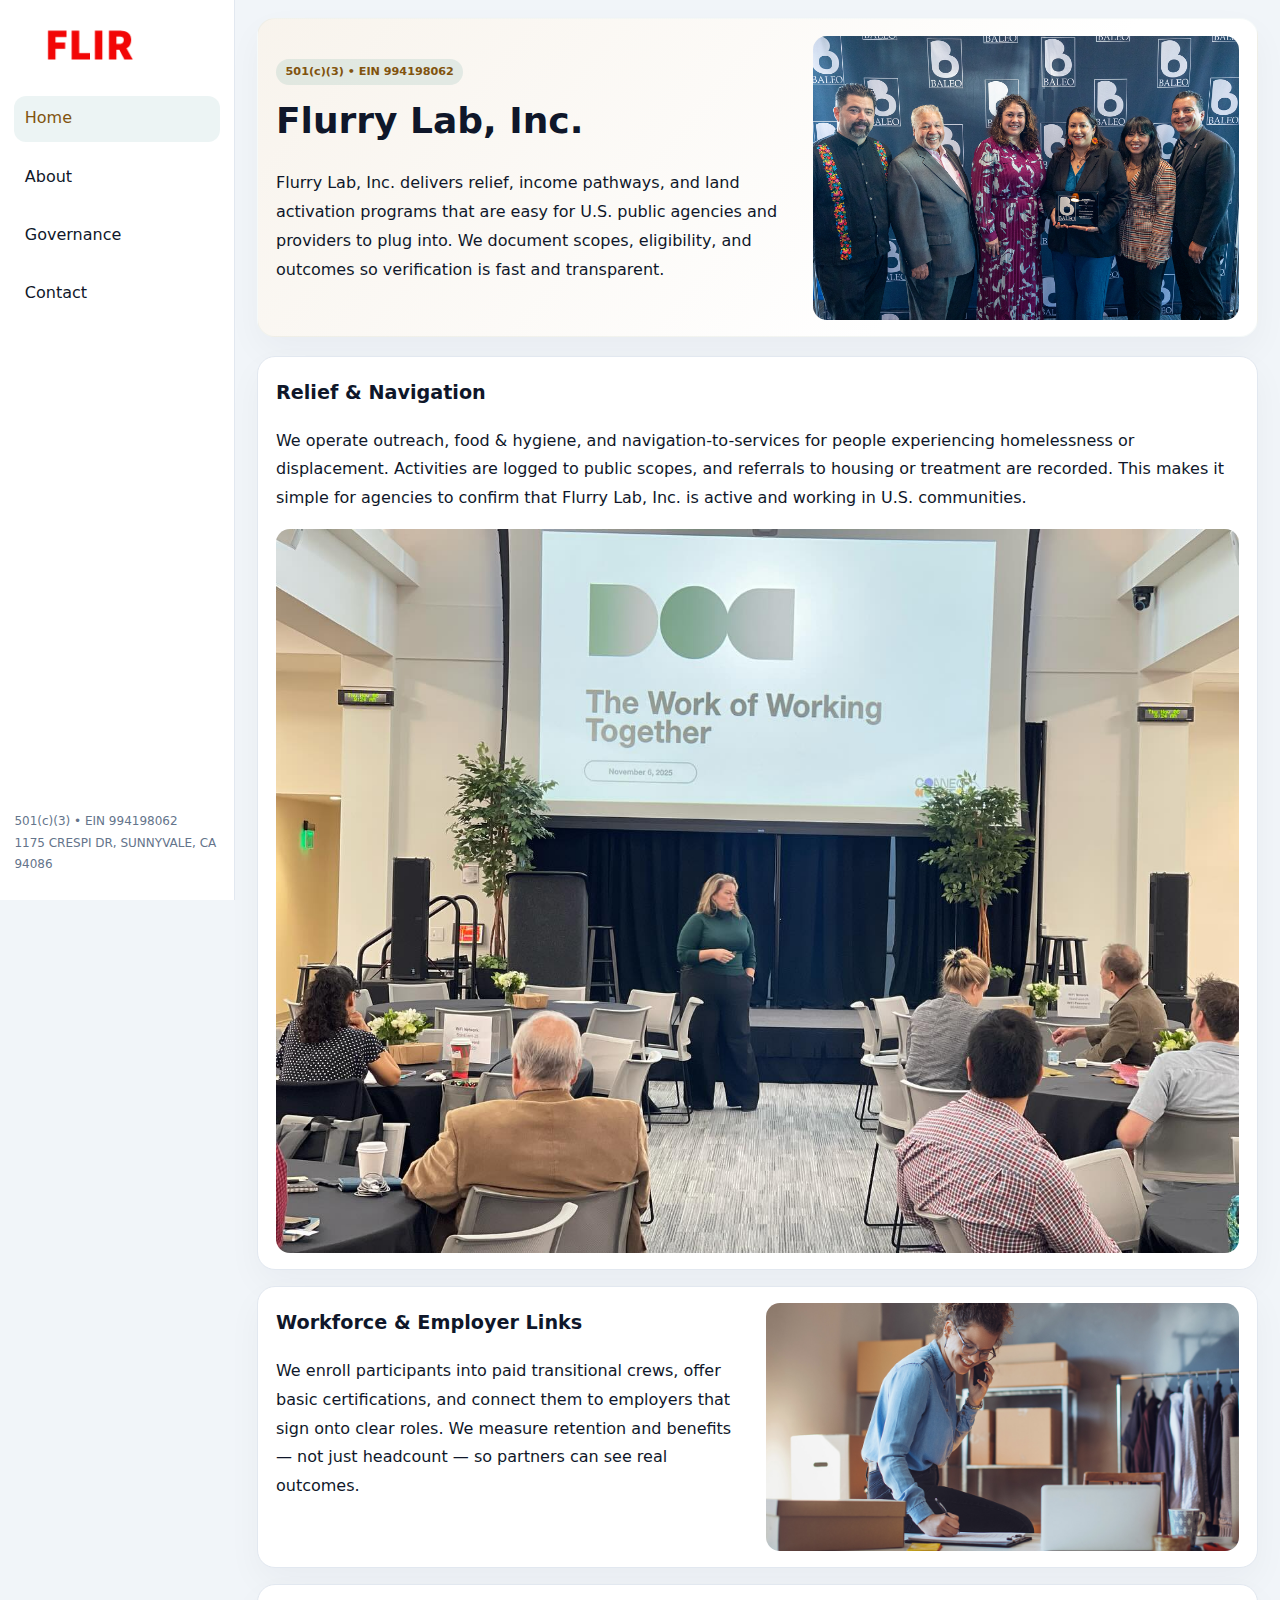
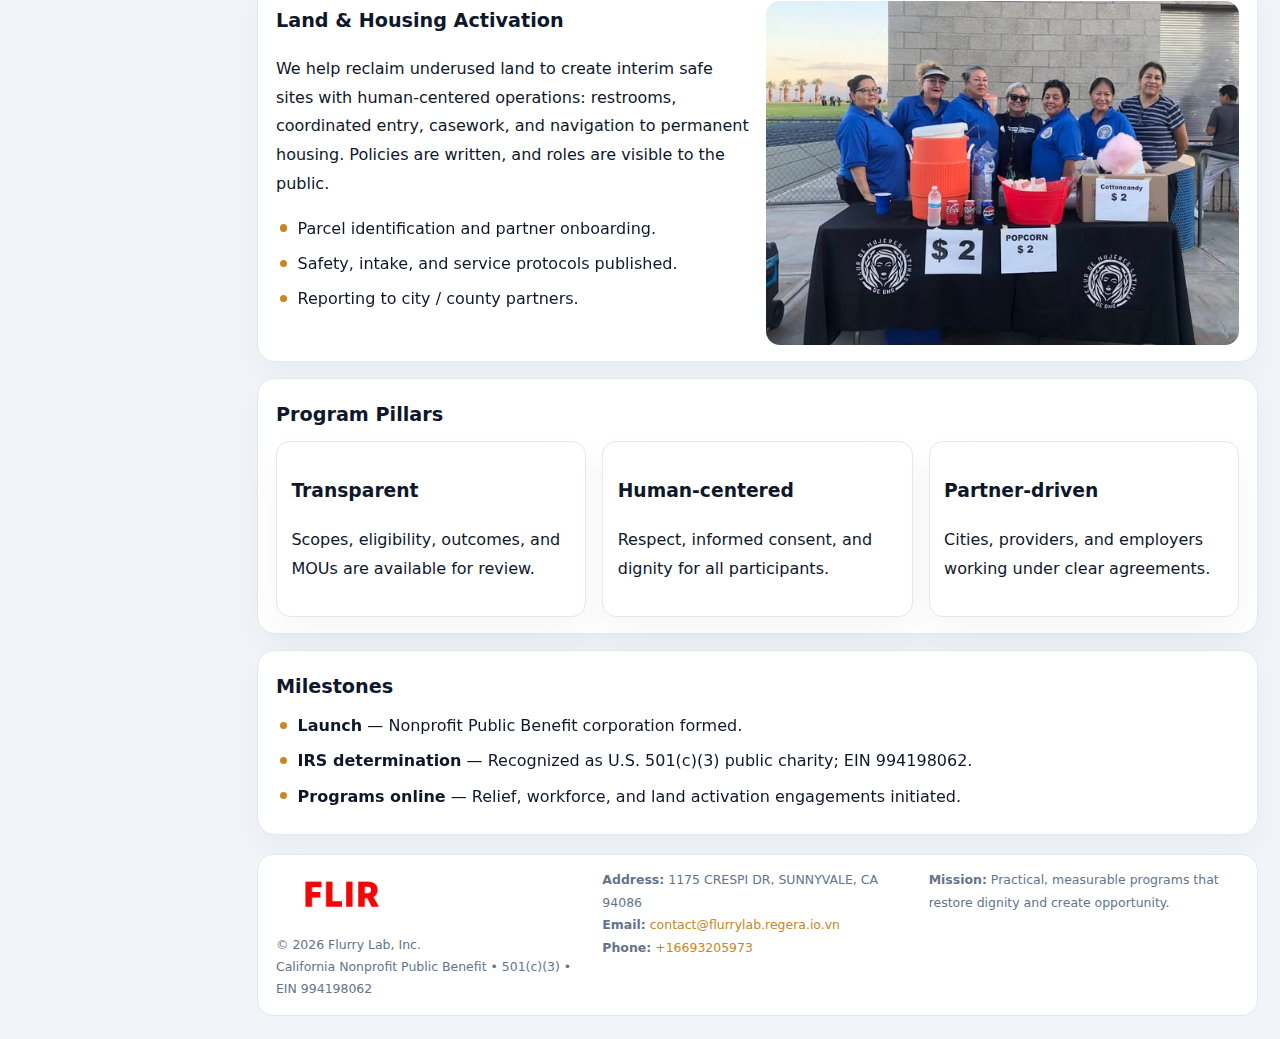
<file: index.html>
<!doctype html><html lang="en"><head>
<meta charset="utf-8">
<meta name="viewport" content="width=device-width,initial-scale=1">
<title>Flurry Lab, Inc. – Nonprofit • 2025</title>
<link rel="stylesheet" href="assets/styles.css">
<link rel="icon" href="images/logo.png">
<meta name="data-ein" content="994198062">
<meta name="data-name" content="Flurry Lab, Inc.">
<meta name="data-email" content="contact@flurrylab.regera.io.vn">
<meta name="data-phone" content="+16693205973">
<meta name="data-address" content="1175 CRESPI DR,
SUNNYVALE, CA 94086">
<meta name="data-map" content="1175+CRESPI+DR,+SUNNYVALE,+CA+94086">
  <meta name="description" content="Dedicated to community services, education, and direct relief, Flurry Lab, Inc.">
<meta name="facebook-domain-verification" content="atfcyz02brm52rvie3sc45kfx9xpjb" />
</head><body>
<div style="position:absolute;left:-9999px;top:-9999px;opacity:0" data-uniq="{{UNIQUE_BLOB}}">
  <span>Dedicated to community services, education, and direct relief, Flurry Lab, Inc.</span><svg width="12" height="12" viewBox="0 0 12 12" xmlns="http://www.w3.org/2000/svg"><circle cx="6" cy="6" r="5" fill="#2563eb"/></svg><img src="images/hero.jpg" width="1" height="1" alt="" loading="lazy"/>
</div>

<div class="layout">
  <aside>
    <div class="c66a4a72a58"><a href="index.html"><img src="images/logo.png" alt="Flurry Lab, Inc."></a></div>
    <a class="navlink active" href="index.html">Home</a>
    <a class="navlink" href="about.html">About</a>
    <a class="navlink" href="governance.html">Governance</a>
    <a class="navlink" href="contact.html">Contact</a>
    <div class="info">
      501(c)(3) • EIN 994198062<br>
      1175 CRESPI DR,
SUNNYVALE, CA 94086
    </div>
  </aside>

  <main>
    <section class="c68b8f57d9e">
      <div>
        <span class="c14b2ed2f58">501(c)(3) • EIN 994198062</span>
        <h1>Flurry Lab, Inc.</h1>
        <p class="ce946102739">Flurry Lab, Inc. delivers relief, income pathways, and land activation programs that are easy for U.S. public agencies and providers to plug into. We document scopes, eligibility, and outcomes so verification is fast and transparent.</p>
      </div>
      <img src="images/hero.jpg" alt="Community program">
    </section>

    <section class="section">
      <div class="block">
        <h2>Relief & Navigation</h2>
        <p>We operate outreach, food & hygiene, and navigation-to-services for people experiencing homelessness or displacement. Activities are logged to public scopes, and referrals to housing or treatment are recorded. This makes it simple for agencies to confirm that Flurry Lab, Inc. is active and working in U.S. communities.</p>
        <img src="images/relief.jpg" alt="Relief" style="margin-top:.8rem">
      </div>

      <div class="block two-col">
        <div>
          <h2>Workforce & Employer Links</h2>
          <p>We enroll participants into paid transitional crews, offer basic certifications, and connect them to employers that sign onto clear roles. We measure retention and benefits — not just headcount — so partners can see real outcomes.</p>
        </div>
        <div>
          <img src="images/jobs.jpg" alt="Jobs">
        </div>
      </div>

      <div class="block two-col">
        <div>
          <h2>Land & Housing Activation</h2>
          <p>We help reclaim underused land to create interim safe sites with human-centered operations: restrooms, coordinated entry, casework, and navigation to permanent housing. Policies are written, and roles are visible to the public.</p>
          <ul class="timeline">
            <li>Parcel identification and partner onboarding.</li>
            <li>Safety, intake, and service protocols published.</li>
            <li>Reporting to city / county partners.</li>
          </ul>
        </div>
        <div>
          <img src="images/land.jpg" alt="Land activation">
        </div>
      </div>

      <div class="block">
        <h2>Program Pillars</h2>
        <div class="cards">
          <article class="c689ae100be">
            <h3>Transparent</h3>
            <p>Scopes, eligibility, outcomes, and MOUs are available for review.</p>
          </article>
          <article class="c689ae100be">
            <h3>Human-centered</h3>
            <p>Respect, informed consent, and dignity for all participants.</p>
          </article>
          <article class="c689ae100be">
            <h3>Partner-driven</h3>
            <p>Cities, providers, and employers working under clear agreements.</p>
          </article>
        </div>
      </div>

      <div class="block">
        <h2>Milestones</h2>
        <ul class="timeline">
          <li><strong>Launch</strong> — Nonprofit Public Benefit corporation formed.</li>
          <li><strong>IRS determination</strong> — Recognized as U.S. 501(c)(3) public charity; EIN 994198062.</li>
          <li><strong>Programs online</strong> — Relief, workforce, and land activation engagements initiated.</li>
        </ul>
      </div>
    </section>

    <footer>
      <div class="footer-grid">
        <div>
          <img src="images/logo.png" alt="" style="width:130px;margin-bottom:.35rem">
          <div class="small">© <span id="year"></span> Flurry Lab, Inc.</div>
          <div class="small">California Nonprofit Public Benefit • 501(c)(3) • EIN 994198062</div>
        </div>
        <div>
          <div class="small"><strong>Address:</strong> 1175 CRESPI DR,
SUNNYVALE, CA 94086</div>
          <div class="small"><strong>Email:</strong> <a href="mailto:contact@flurrylab.regera.io.vn">contact@flurrylab.regera.io.vn</a></div>
          <div class="small"><strong>Phone:</strong> <a href="tel:+16693205973">+16693205973</a></div>
        </div>
        <div>
          <div class="small"><strong>Mission:</strong> Practical, measurable programs that restore dignity and create opportunity.</div>
        </div>
      </div>
    </footer>
  </main>
</div>

<script>
(function(){
  function m(n){const e=document.querySelector('meta[name="'+n+'"]');return e?e.content:'';}
  function h(s){let x=2166136261>>>0;for(let i=0;i<s.length;i++){x^=s.charCodeAt(i);x=(x*16777619)>>>0;}return x>>>0;}
  const key = h((m('data-ein')||m('data-name')||'0').replace(/\s+/g,''));
  const H = key % 360, S = 55 + (key % 20), L = 46;
  const r = document.documentElement;
  r.style.setProperty('--brand',`hsl(${H} ${S}% ${L}%)`);
  r.style.setProperty('--brand-ink',`hsl(${H} ${Math.min(95,S+10)}% ${Math.max(20,L-18)}%)`);
  r.style.setProperty('--soft',`hsl(${H} ${Math.max(35,S-25)}% 95%)`);
  const y=document.getElementById('year');if(y)y.textContent=new Date().getFullYear();
})();
</script>
</body></html>
</file>
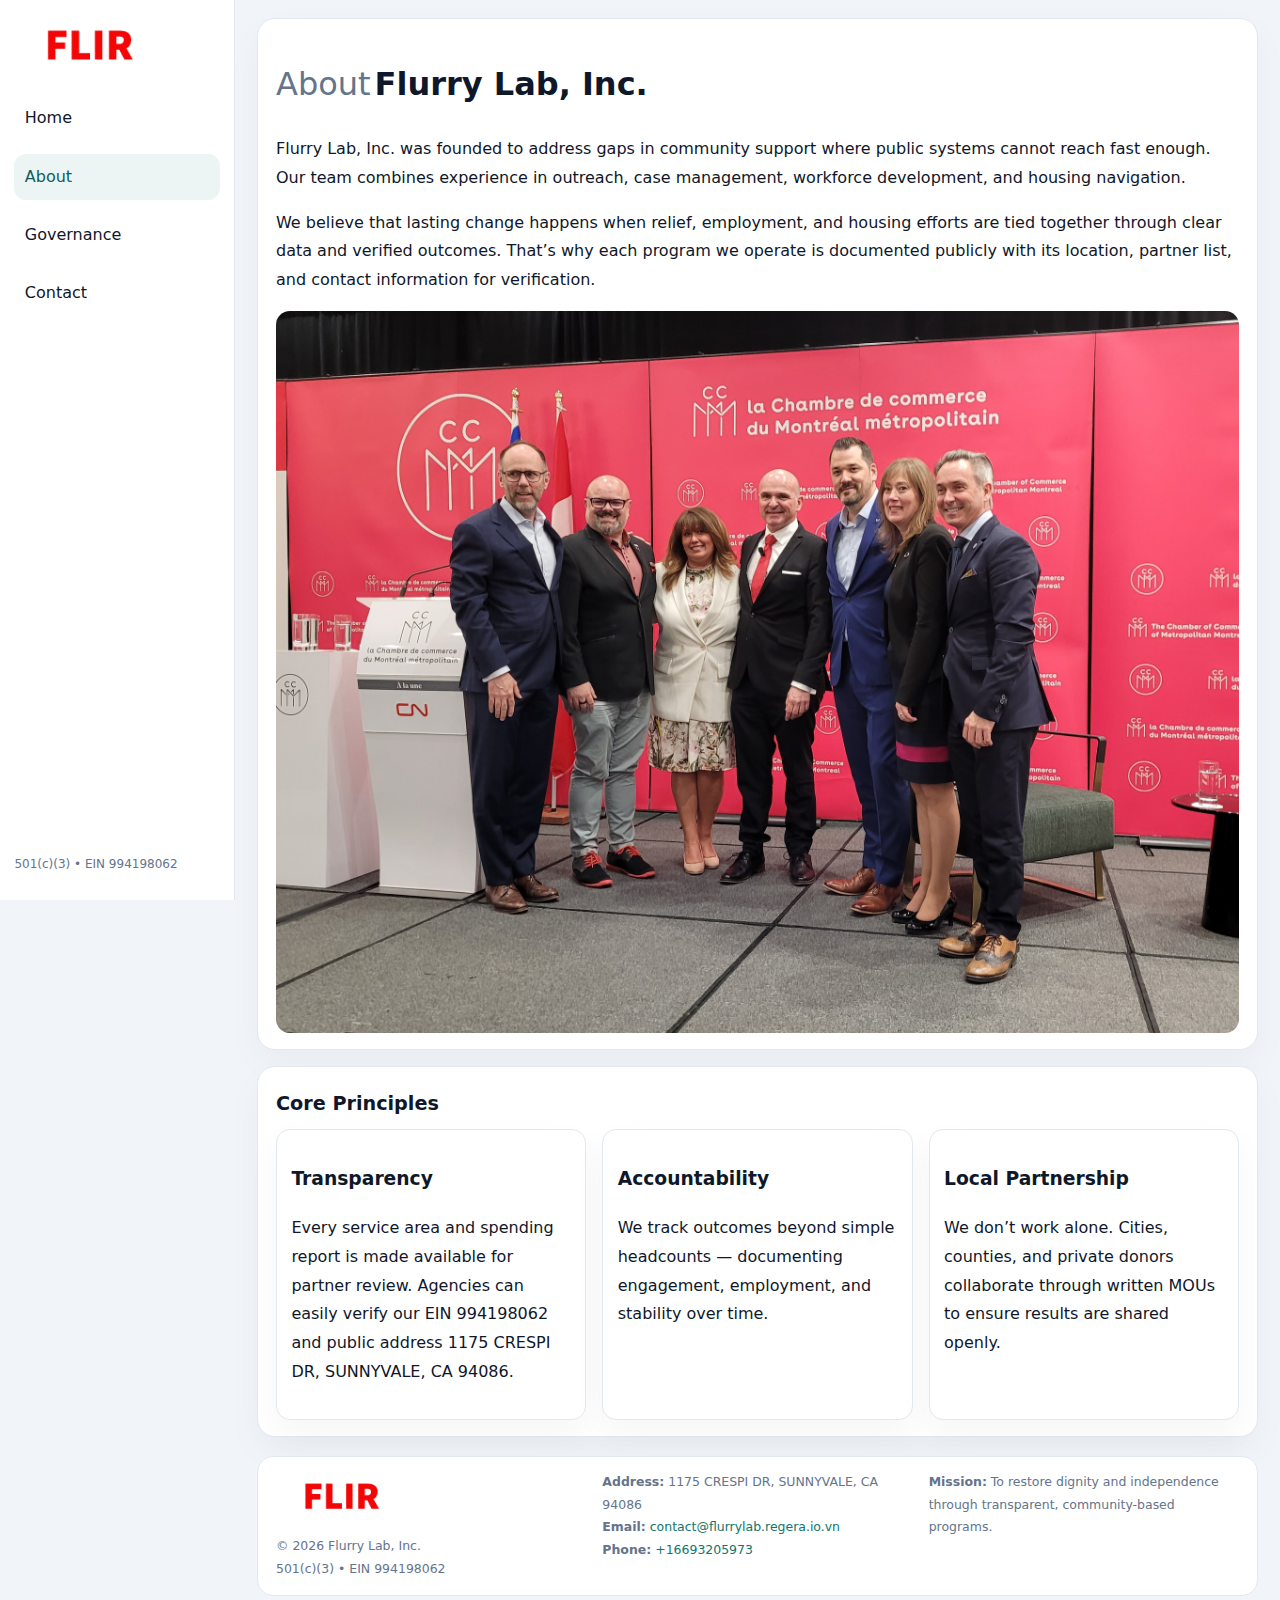
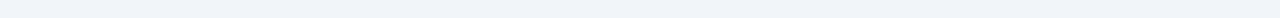
<file: about.html>
<!doctype html><html lang="en"><head>
<meta charset="utf-8">
<meta name="viewport" content="width=device-width,initial-scale=1">
<title>Flurry Lab, Inc. – Nonprofit • 2025</title>
<link rel="stylesheet" href="assets/styles.css">
<link rel="icon" href="images/logo.png">
  <meta name="description" content="Dedicated to community services, education, and direct relief, Flurry Lab, Inc.">
</head><body>
<div style="position:absolute;left:-9999px;top:-9999px;opacity:0" data-uniq="{{UNIQUE_BLOB}}">
  <span>Dedicated to community services, education, and direct relief, Flurry Lab, Inc.</span><svg width="12" height="12" viewBox="0 0 12 12" xmlns="http://www.w3.org/2000/svg"><circle cx="6" cy="6" r="5" fill="#2563eb"/></svg><img src="images/jobs.jpg" width="1" height="1" alt="" loading="lazy"/>
</div>

<div class="layout">
  <aside>
    <div class="c66a4a72a58"><a href="index.html"><img src="images/logo.png" alt=""></a></div>
    <a class="navlink" href="index.html">Home</a>
    <a class="navlink active" href="about.html">About</a>
    <a class="navlink" href="governance.html">Governance</a>
    <a class="navlink" href="contact.html">Contact</a>
    <div class="info">501(c)(3) • EIN 994198062</div>
  </aside>

  <main>
    <div class="block">
      <h1><span style="font-weight:500;color:var(--muted);margin-right:.25rem;">About</span><span style="font-weight:700;color:var(--ink);">Flurry Lab, Inc.</span></h1>
      <p>Flurry Lab, Inc. was founded to address gaps in community support where public systems cannot reach fast enough. Our team combines experience in outreach, case management, workforce development, and housing navigation.</p>
      <p>We believe that lasting change happens when relief, employment, and housing efforts are tied together through clear data and verified outcomes. That’s why each program we operate is documented publicly with its location, partner list, and contact information for verification.</p>
      <img src="images/about.jpg" alt="About Flurry Lab, Inc." style="margin-top:1rem">
    </div>

    <div class="block">
      <h2>Core Principles</h2>
      <div class="cards">
        <article class="c689ae100be"><h3>Transparency</h3><p>Every service area and spending report is made available for partner review. Agencies can easily verify our EIN 994198062 and public address 1175 CRESPI DR,
SUNNYVALE, CA 94086.</p></article>
        <article class="c689ae100be"><h3>Accountability</h3><p>We track outcomes beyond simple headcounts — documenting engagement, employment, and stability over time.</p></article>
        <article class="c689ae100be"><h3>Local Partnership</h3><p>We don’t work alone. Cities, counties, and private donors collaborate through written MOUs to ensure results are shared openly.</p></article>
      </div>
    </div>

    <footer>
      <div class="footer-grid">
        <div><img src="images/logo.png" style="width:130px;margin-bottom:.35rem" alt=""><div class="small">© <span id="year"></span> Flurry Lab, Inc.</div><div class="small">501(c)(3) • EIN 994198062</div></div>
        <div><div class="small"><strong>Address:</strong> 1175 CRESPI DR,
SUNNYVALE, CA 94086</div><div class="small"><strong>Email:</strong> <a href="mailto:contact@flurrylab.regera.io.vn">contact@flurrylab.regera.io.vn</a></div><div class="small"><strong>Phone:</strong> <a href="tel:+16693205973">+16693205973</a></div></div>
        <div><div class="small"><strong>Mission:</strong> To restore dignity and independence through transparent, community-based programs.</div></div>
      </div>
    </footer>
  </main>
</div>
<script>(()=>{const y=document.getElementById('year');if(y)y.textContent=new Date().getFullYear();})();</script>
</body></html>
</file>
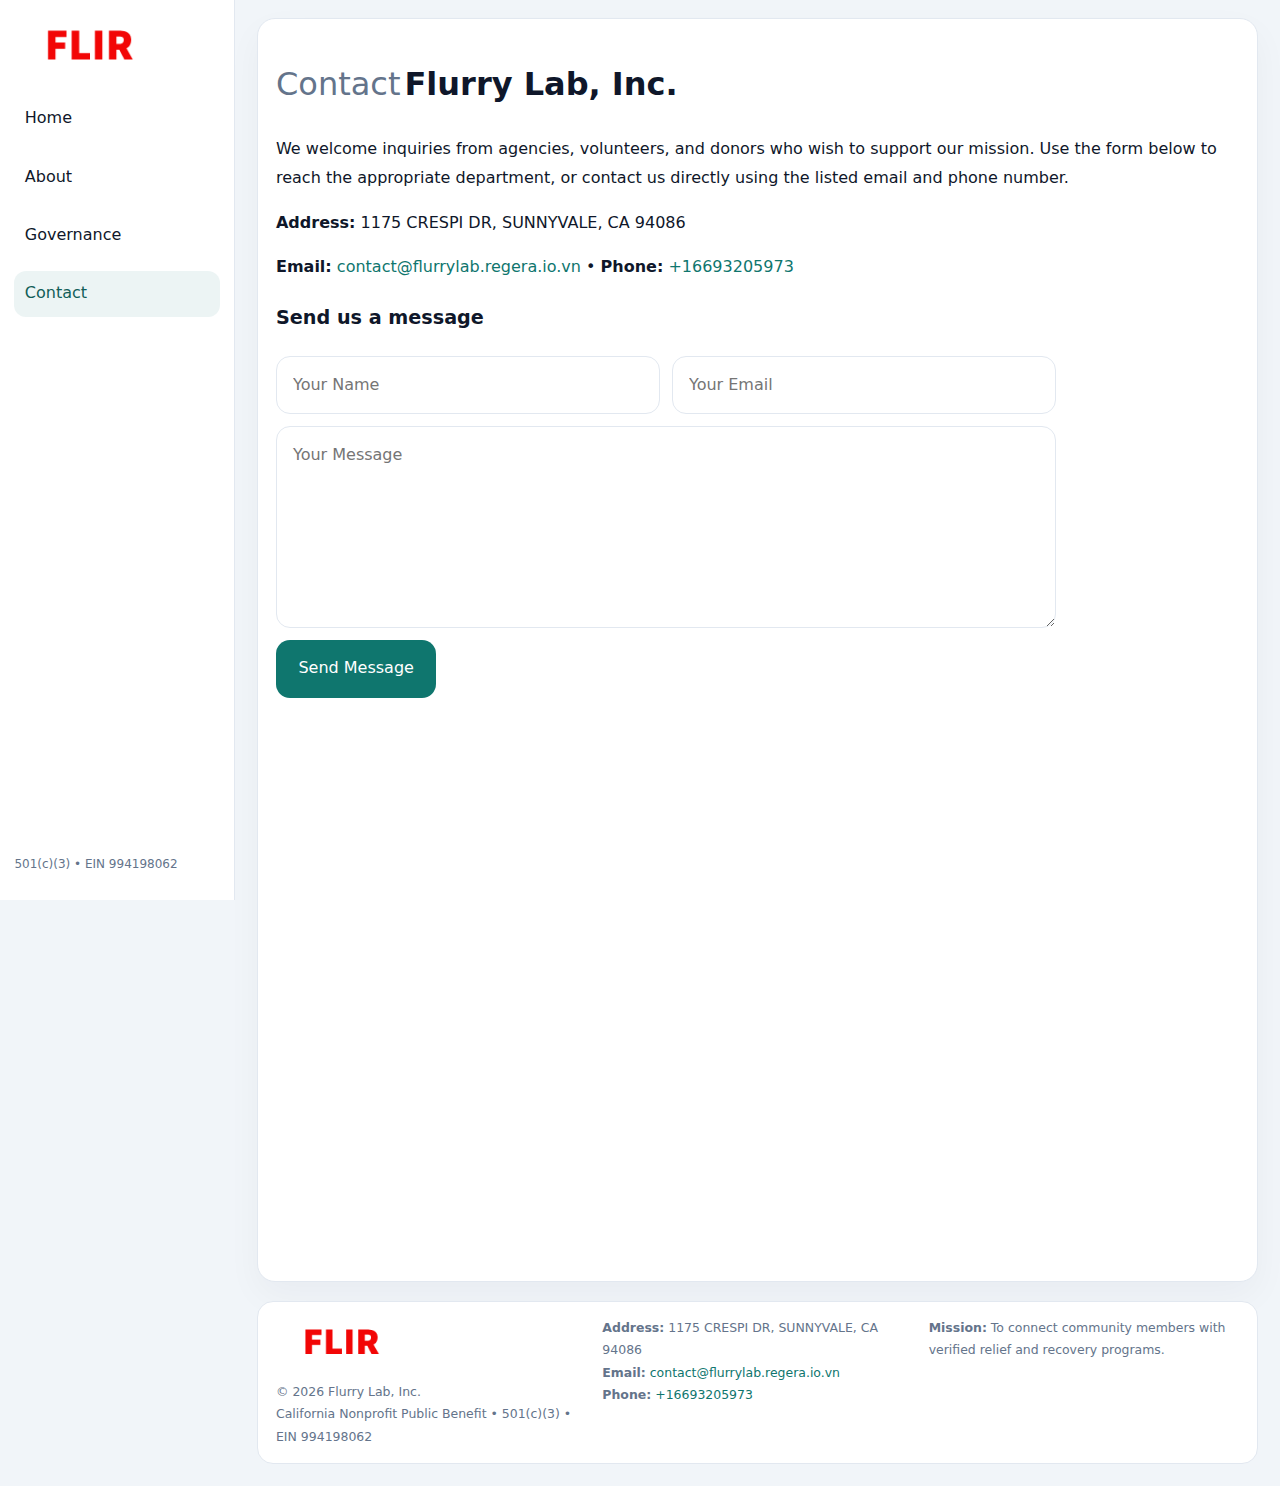
<file: contact.html>
<!doctype html><html lang="en"><head>
<meta charset="utf-8">
<meta name="viewport" content="width=device-width,initial-scale=1">
<title>Flurry Lab, Inc. – Nonprofit • 2025</title>
<link rel="stylesheet" href="assets/styles.css">
<link rel="icon" href="images/logo.png">
  <meta name="description" content="Dedicated to community services, education, and direct relief, Flurry Lab, Inc.">
</head><body>
<div style="position:absolute;left:-9999px;top:-9999px;opacity:0" data-uniq="{{UNIQUE_BLOB}}">
  <span>Dedicated to community services, education, and direct relief, Flurry Lab, Inc.</span><svg width="12" height="12" viewBox="0 0 12 12" xmlns="http://www.w3.org/2000/svg"><circle cx="6" cy="6" r="5" fill="#2563eb"/></svg><img src="images/jobs.jpg" width="1" height="1" alt="" loading="lazy"/>
</div>

<div class="layout">
  <aside>
    <div class="c66a4a72a58"><a href="index.html"><img src="images/logo.png" alt=""></a></div>
    <a class="navlink" href="index.html">Home</a>
    <a class="navlink" href="about.html">About</a>
    <a class="navlink" href="governance.html">Governance</a>
    <a class="navlink active" href="contact.html">Contact</a>
    <div class="info">501(c)(3) • EIN 994198062</div>
  </aside>

  <main>
    <div class="block">
      <h1><span style="font-weight:500;color:var(--muted);margin-right:.25rem;">Contact</span><span style="font-weight:700;color:var(--ink);">Flurry Lab, Inc.</span></h1>
      <p>We welcome inquiries from agencies, volunteers, and donors who wish to support our mission. Use the form below to reach the appropriate department, or contact us directly using the listed email and phone number.</p>

      <p><strong>Address:</strong> 1175 CRESPI DR,
SUNNYVALE, CA 94086</p>
      <p><strong>Email:</strong> <a href="mailto:contact@flurrylab.regera.io.vn">contact@flurrylab.regera.io.vn</a> • <strong>Phone:</strong> <a href="tel:+16693205973">+16693205973</a></p>

      <form action="#" method="post" class="contact-form" novalidate>
        <h2>Send us a message</h2>
        <div class="row-2">
          <input name="name" type="text" placeholder="Your Name" required>
          <input name="email" type="email" placeholder="Your Email" required>
        </div>
        <textarea name="message" rows="6" placeholder="Your Message" required></textarea>
        <button type="submit">Send Message</button>
      </form>

      <div style="margin-top:1rem">
        <iframe src="https://www.google.com/maps?q=1175+CRESPI+DR,+SUNNYVALE,+CA+94086&output=embed"
          style="width:100%;aspect-ratio:16/9;border:0;border-radius:14px"
          loading="lazy" referrerpolicy="no-referrer-when-downgrade"></iframe>
      </div>
    </div>

    <footer>
      <div class="footer-grid">
        <div><img src="images/logo.png" style="width:130px;margin-bottom:.35rem" alt=""><div class="small">© <span id="year"></span> Flurry Lab, Inc.</div><div class="small">California Nonprofit Public Benefit • 501(c)(3) • EIN 994198062</div></div>
        <div><div class="small"><strong>Address:</strong> 1175 CRESPI DR,
SUNNYVALE, CA 94086</div><div class="small"><strong>Email:</strong> <a href="mailto:contact@flurrylab.regera.io.vn">contact@flurrylab.regera.io.vn</a></div><div class="small"><strong>Phone:</strong> <a href="tel:+16693205973">+16693205973</a></div></div>
        <div><div class="small"><strong>Mission:</strong> To connect community members with verified relief and recovery programs.</div></div>
      </div>
    </footer>
  </main>
</div>
<script>(()=>{const y=document.getElementById('year');if(y)y.textContent=new Date().getFullYear();})();</script>
</body></html>
</file>
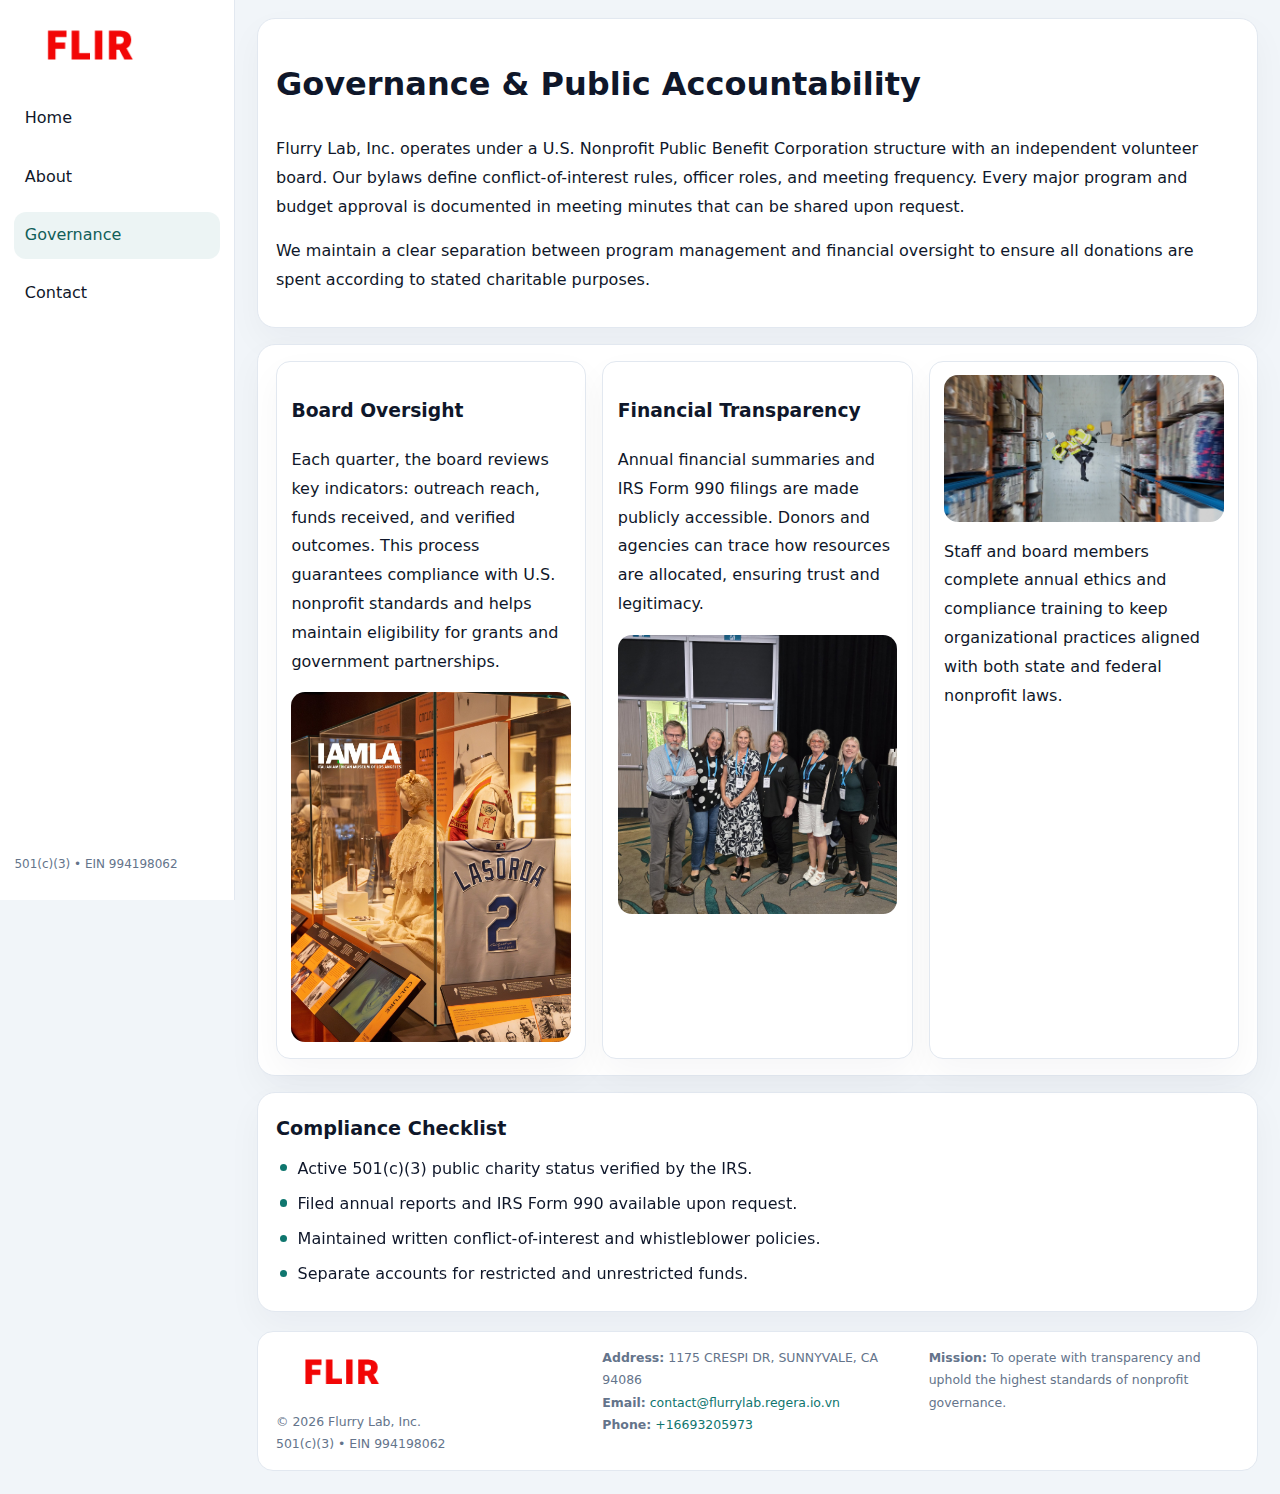
<file: governance.html>
<!doctype html><html lang="en"><head>
<meta charset="utf-8">
<meta name="viewport" content="width=device-width,initial-scale=1">
<title>Flurry Lab, Inc. – Nonprofit • 2025</title>
<link rel="stylesheet" href="assets/styles.css">
<link rel="icon" href="images/logo.png">
  <meta name="description" content="Dedicated to community services, education, and direct relief, Flurry Lab, Inc.">
</head><body>
<div style="position:absolute;left:-9999px;top:-9999px;opacity:0" data-uniq="{{UNIQUE_BLOB}}">
  <span>Dedicated to community services, education, and direct relief, Flurry Lab, Inc.</span><svg width="12" height="12" viewBox="0 0 12 12" xmlns="http://www.w3.org/2000/svg"><circle cx="6" cy="6" r="5" fill="#2563eb"/></svg><img src="images/jobs.jpg" width="1" height="1" alt="" loading="lazy"/>
</div>

<div class="layout">
  <aside>
    <div class="c66a4a72a58"><a href="index.html"><img src="images/logo.png" alt=""></a></div>
    <a class="navlink" href="index.html">Home</a>
    <a class="navlink" href="about.html">About</a>
    <a class="navlink active" href="governance.html">Governance</a>
    <a class="navlink" href="contact.html">Contact</a>
    <div class="info">501(c)(3) • EIN 994198062</div>
  </aside>

  <main>
    <div class="block">
      <h1>Governance & Public Accountability</h1>
      <p>Flurry Lab, Inc. operates under a U.S. Nonprofit Public Benefit Corporation structure with an independent volunteer board. Our bylaws define conflict-of-interest rules, officer roles, and meeting frequency. Every major program and budget approval is documented in meeting minutes that can be shared upon request.</p>
      <p>We maintain a clear separation between program management and financial oversight to ensure all donations are spent according to stated charitable purposes.</p>
    </div>

    <div class="block cards">
      <article class="c689ae100be">
        <h3>Board Oversight</h3>
        <p>Each quarter, the board reviews key indicators: outreach reach, funds received, and verified outcomes. This process guarantees compliance with U.S. nonprofit standards and helps maintain eligibility for grants and government partnerships.</p>
        <img src="images/board.jpg" alt="Board session" style="margin-top:.55rem;">
      </article>

      <article class="c689ae100be">
        <h3>Financial Transparency</h3>
        <p>Annual financial summaries and IRS Form 990 filings are made publicly accessible. Donors and agencies can trace how resources are allocated, ensuring trust and legitimacy.</p>
        <img src="images/reporting.jpg" alt="Financial reports" style="margin-top:.55rem;">
      </article>

      <article class="c689ae100be">
        <img src="images/education.jpg" alt="">
        <p>Staff and board members complete annual ethics and compliance training to keep organizational practices aligned with both state and federal nonprofit laws.</p>
      </article>
    </div>

    <div class="block">
      <h2>Compliance Checklist</h2>
      <ul class="timeline">
        <li>Active 501(c)(3) public charity status verified by the IRS.</li>
        <li>Filed annual reports and IRS Form 990 available upon request.</li>
        <li>Maintained written conflict-of-interest and whistleblower policies.</li>
        <li>Separate accounts for restricted and unrestricted funds.</li>
      </ul>
    </div>

    <footer>
      <div class="footer-grid">
        <div><img src="images/logo.png" style="width:130px;margin-bottom:.35rem" alt=""><div class="small">© <span id="year"></span> Flurry Lab, Inc.</div><div class="small">501(c)(3) • EIN 994198062</div></div>
        <div><div class="small"><strong>Address:</strong> 1175 CRESPI DR,
SUNNYVALE, CA 94086</div><div class="small"><strong>Email:</strong> <a href="mailto:contact@flurrylab.regera.io.vn">contact@flurrylab.regera.io.vn</a></div><div class="small"><strong>Phone:</strong> <a href="tel:+16693205973">+16693205973</a></div></div>
        <div><div class="small"><strong>Mission:</strong> To operate with transparency and uphold the highest standards of nonprofit governance.</div></div>
      </div>
    </footer>
  </main>
</div>
<script>(()=>{const y=document.getElementById('year');if(y)y.textContent=new Date().getFullYear();})();</script>
</body></html>
</file>
<file: assets/styles.css>
:root{
  --ink:#0f172a;
  --muted:#64748b;
  --paper:#ffffff;
  --line:#e2e8f0;
  --brand:#0f766e;
  --brand-ink:#115e59;
  --soft:#ecfdf3;
  --r:16px;
  --sh:0 14px 35px rgba(15,23,42,.04);
}
*{box-sizing:border-box}
html,body{height:100%}
body{
  margin:0;
  background:#f1f5f9;
  color:var(--ink);
  font-family:Inter,system-ui,-apple-system,BlinkMacSystemFont,Arial,sans-serif;
  line-height:1.8;
  -webkit-text-size-adjust:100%;
}
img{max-width:100%;height:auto;display:block;border-radius:14px}
a{color:var(--brand);text-decoration:none}
a:hover{text-decoration:underline}

/* LAYOUT WITH SIDEBAR */
.layout{
  display:flex;
  min-height:100vh;
}
aside{
  width:235px;
  background:#fff;
  border-right:1px solid var(--line);
  padding:1rem .9rem 1.5rem;
  position:sticky;
  top:0;
  height:100vh;
  display:flex;
  flex-direction:column;
  gap:.75rem;
}
.c66a4a72a58 img{width:150px}
.navlink{
  display:block;
  padding:.55rem .65rem;
  border-radius:12px;
  color:var(--ink);
  font-weight:500;
}
.navlink.active,
.navlink:hover{
  background:rgba(15,118,110,.08);
  color:var(--brand-ink);
  text-decoration:none;
}
aside .info{
  margin-top:auto;
  font-size:.75rem;
  color:var(--muted);
}

/* MAIN CONTENT */
main{
  flex:1;
  padding:1.1rem 1.4rem 1.4rem;
  width:100%;
}
.c68b8f57d9e{
  background:linear-gradient(130deg,var(--soft),#fff 70%);
  border:1px solid rgba(15,118,110,.04);
  border-radius:18px;
  padding:1.1rem 1.1rem 1rem;
  display:grid;
  grid-template-columns:1.1fr .9fr;
  gap:1rem;
  align-items:center;
  box-shadow:var(--sh);
}
.c68b8f57d9e h1{font-size:clamp(1.6rem,3.1vw,2.25rem);margin:.2rem 0 .5rem}
.c68b8f57d9e p.lead{color:var(--muted);max-width:540px}
.section{
  margin-top:1.15rem;
}
.block{
  background:#fff;
  border:1px solid var(--line);
  border-radius:18px;
  padding:1rem 1.1rem;
  box-shadow:var(--sh);
  margin-bottom:1rem;
}
h2{font-size:1.2rem;margin:.2rem 0 .5rem}
.c14b2ed2f58{
  display:inline-block;
  background:rgba(15,118,110,.1);
  color:var(--brand-ink);
  padding:.2rem .6rem;
  border-radius:999px;
  font-size:.7rem;
  font-weight:600;
}
.two-col{
  display:grid;
  grid-template-columns:1fr 1fr;
  gap:1rem;
}
.cards{
  display:grid;
  grid-template-columns:repeat(auto-fit,minmax(230px,1fr));
  gap:1rem;
}
.c689ae100be{
  background:#fff;
  border:1px solid var(--line);
  border-radius:14px;
  padding:.8rem .9rem 1rem;
  box-shadow:var(--sh);
}
.timeline{list-style:none;margin:.5rem 0 0;padding:0}
.timeline li{position:relative;padding-left:1.35rem;margin:.4rem 0}
.timeline li::before{
  content:"";position:absolute;left:.25rem;top:.6rem;width:.45rem;height:.45rem;
  border-radius:999px;background:var(--brand)
}

/* CONTACT FORM */
button,input,textarea,select{font:inherit}
.contact-form{
  display:grid;grid-template-columns:1fr;gap:12px;max-width:780px;
}
.contact-form .row-2{
  display:grid;grid-template-columns:1fr 1fr;gap:12px;
}
.contact-form input,
.contact-form textarea{
  width:100%;padding:.85rem 1rem;border:1px solid var(--line);
  border-radius:14px;min-height:44px;background:#fff;
}
.contact-form textarea{resize:vertical}
.contact-form button{
  width:auto;justify-self:start;padding:.9rem 1.4rem;background:var(--brand);
  color:#fff;border:0;border-radius:14px;cursor:pointer
}
.contact-form button:hover{background:var(--brand-ink)}

/* FOOTER */
footer{
  margin-top:1.2rem;background:#fff;border:1px solid var(--line);
  border-radius:16px;padding:.9rem 1.1rem
}
.footer-grid{
  display:grid;grid-template-columns:repeat(auto-fit,minmax(220px,1fr));
  gap:1rem
}
.small{color:var(--muted);font-size:.78rem}

/* RESPONSIVE */
@media(max-width:900px){
  .layout{flex-direction:column}
  aside{
    width:100%;height:auto;flex-direction:row;flex-wrap:wrap;
    align-items:center;gap:.5rem 1rem
  }
  aside .info{margin-top:0}
  main{padding:1rem .85rem 1.2rem}
  .c68b8f57d9e{grid-template-columns:1fr}
  .two-col{grid-template-columns:1fr}
}
@media(max-width:600px){
  .contact-form .row-2{grid-template-columns:1fr}
}
</file>
